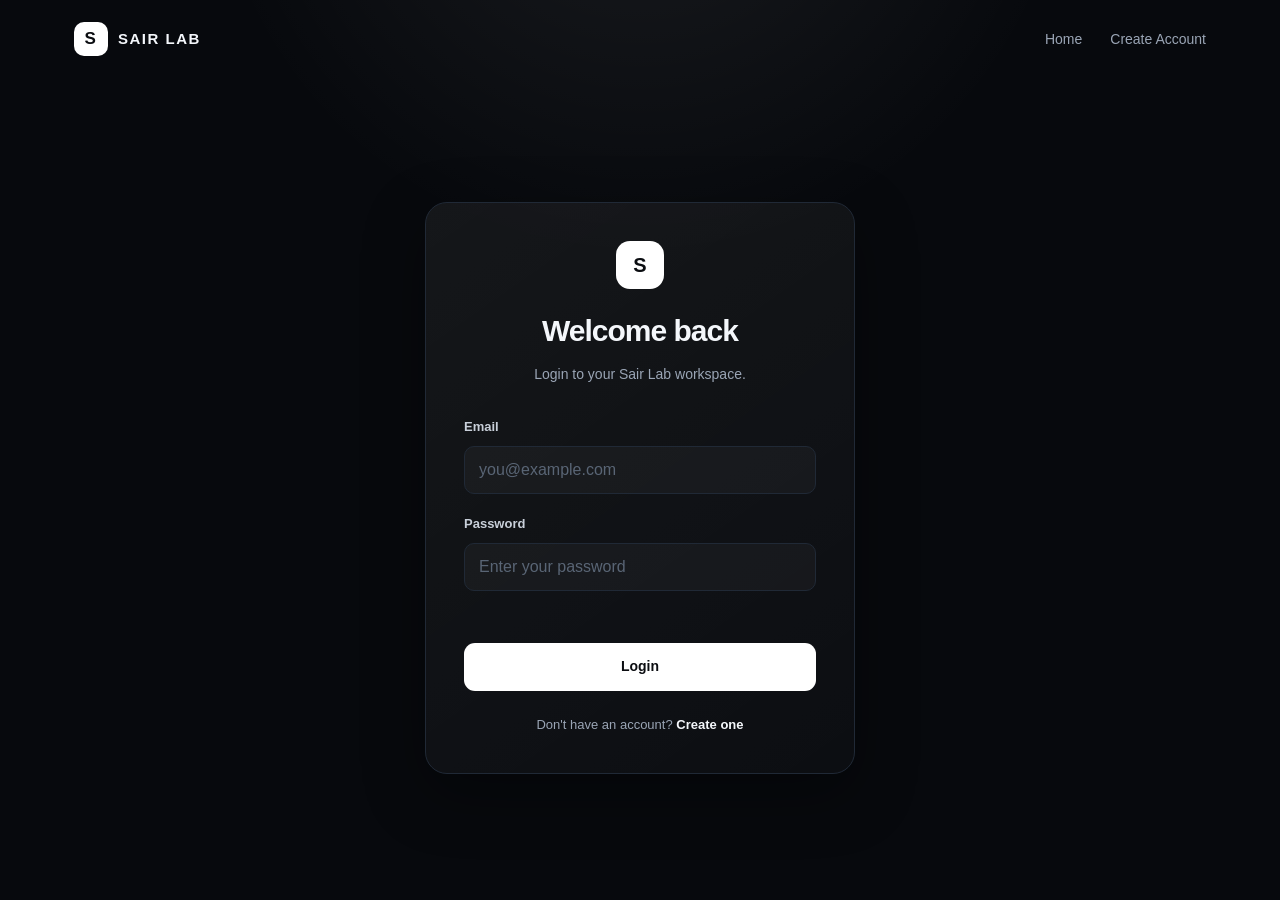
<file: frontend/dashboard.html>
<!DOCTYPE html>
<html lang="en">
<head>
    <meta charset="UTF-8">
    <meta name="viewport" content="width=device-width, initial-scale=1.0">

    <title>Sair Lab | Dashboard</title>

    <link rel="stylesheet" href="css/style.css">
</head>

<body class="dashboard-page">

<nav class="navbar">
    <div class="nav-container">
        <a href="index.html" class="brand">SAIR LAB</a>

        <div class="nav-actions">
            <a href="index.html" class="nav-link">Home</a>
            <button id="logoutButton" class="nav-button">Logout</button>
        </div>
    </div>
</nav>

<main class="dashboard-container">

    <section class="dashboard-header">
        <div>
            <span class="eyebrow">WORKSPACE</span>
            <h1>Data Automation Dashboard</h1>
            <p>
                Upload your Excel or CSV file, choose an operation,
                and let Sair Lab process it automatically.
            </p>
        </div>
    </section>

    <section class="dashboard-grid">

        <!-- USER / USAGE -->
        <div class="dashboard-card usage-card">

            <div class="card-heading">
                <div>
                    <span class="card-label">ACCOUNT</span>
                    <h2 id="userEmail">Loading...</h2>
                </div>

                <span id="planBadge" class="plan-badge">FREE</span>
            </div>

            <div class="usage-info">

                <div class="usage-row">
                    <span>Jobs used</span>
                    <strong id="jobsUsed">0</strong>
                </div>

                <div class="usage-row">
                    <span>Jobs remaining</span>
                    <strong id="jobsRemaining">0</strong>
                </div>

            </div>

        </div>

        <!-- UPLOAD -->
        <div class="dashboard-card upload-card">

            <div class="card-heading">
                <div>
                    <span class="card-label">NEW JOB</span>
                    <h2>Upload your file</h2>
                </div>
            </div>

            <form id="jobForm">

                <label class="upload-box" for="fileInput">

                    <input
                        type="file"
                        id="fileInput"
                        accept=".csv,.xlsx"
                        hidden
                    >

                    <div class="upload-icon">↑</div>

                    <strong id="fileName">
                        Choose Excel or CSV file
                    </strong>

                    <span>
                        .xlsx or .csv · Maximum 25 MB
                    </span>

                </label>

                <div class="form-group">

                    <label for="operation">
                        Automation operation
                    </label>

                    <select id="operation" required>

                        <option value="">
                            Select an operation
                        </option>

                        <option value="clean">
                            Clean Data
                        </option>

                        <option value="format">
                            Format Excel
                        </option>

                        <option value="report">
                            Create Report
                        </option>

                        <option value="csv_to_excel">
                            CSV → Excel
                        </option>

                        <option value="excel_to_csv">
                            Excel → CSV
                        </option>

                        <option value="merge_csv">
                            Merge CSV
                        </option>

                        <option value="merge_excel">
                            Merge Excel
                        </option>

                    </select>

                </div>

                <button
                    type="submit"
                    id="processButton"
                    class="auth-button"
                >
                    Process File
                </button>

                <div
                    id="jobMessage"
                    class="form-message"
                ></div>

            </form>

        </div>

    </section>

    <!-- CURRENT JOB -->
    <section
        id="jobSection"
        class="dashboard-card job-card hidden"
    >

        <div class="card-heading">

            <div>
                <span class="card-label">JOB STATUS</span>
                <h2 id="jobId">Job</h2>
            </div>

            <span
                id="jobStatus"
                class="status-badge"
            >
                QUEUED
            </span>

        </div>

        <div class="job-progress">

            <div class="progress-track">
                <div
                    id="progressBar"
                    class="progress-bar"
                ></div>
            </div>

            <p id="jobStatusText">
                Your file is waiting to be processed...
            </p>

        </div>

        <a
            id="downloadButton"
            class="download-button hidden"
            href="#"
        >
            Download Result
        </a>

    </section>

</main>

<script src="js/api.js"></script>
<script src="js/dashboard.js"></script>

</body>
</html>
</file>
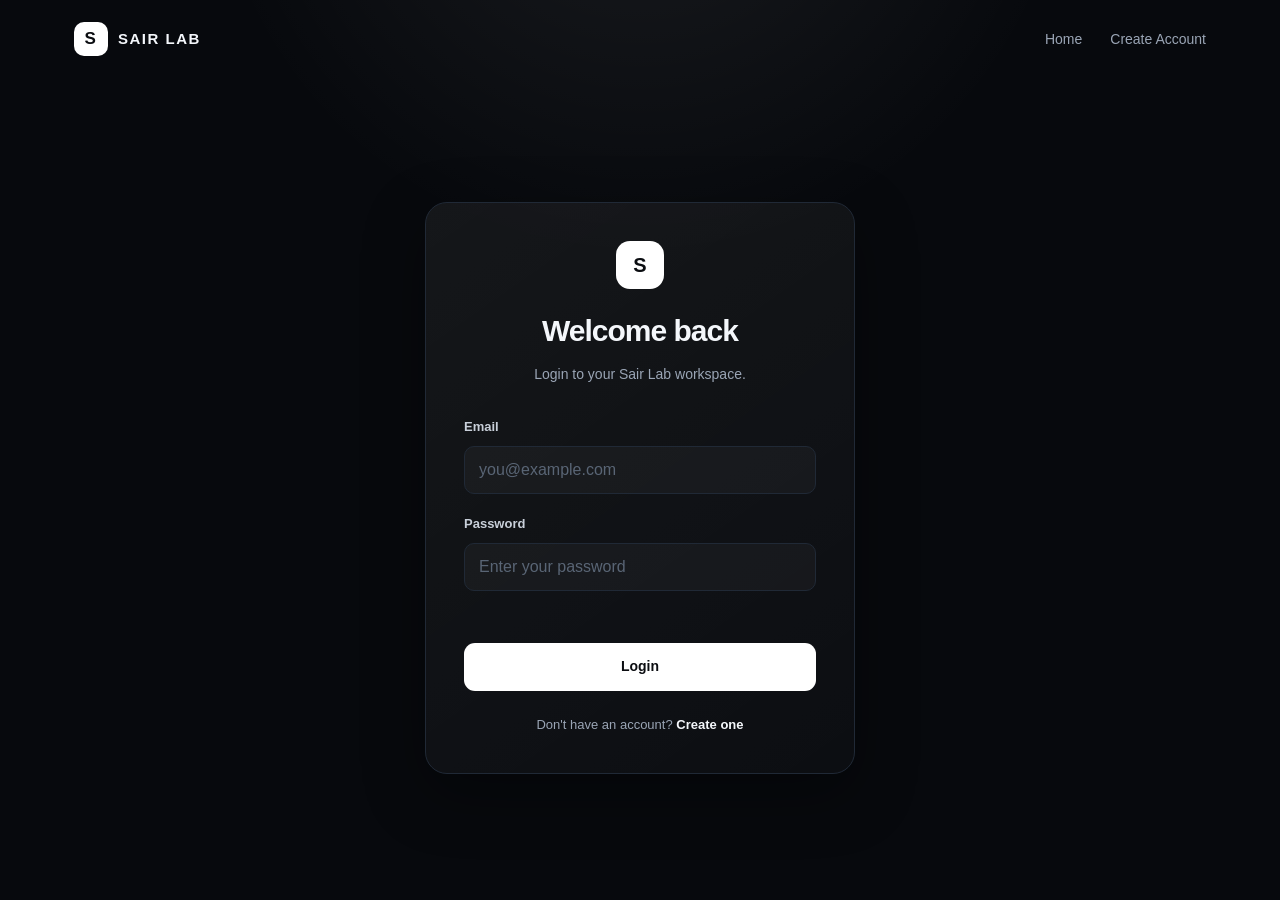
<file: frontend/login.html>
<!DOCTYPE html>
<html lang="en">

<head>

    <meta charset="UTF-8">

    <meta
        name="viewport"
        content="width=device-width, initial-scale=1.0"
    >

    <title>Login | Sair Lab</title>

    <link
        rel="stylesheet"
        href="css/style.css"
    >

</head>


<body>

<header class="navbar">

    <a
        href="index.html"
        class="brand"
    >
        <span class="brand-mark">S</span>
        <span>SAIR LAB</span>
    </a>

    <nav>

        <a href="index.html">
            Home
        </a>

        <a href="register.html">
            Create Account
        </a>

    </nav>

</header>


<main class="auth-page">

    <section class="auth-card">

        <div class="auth-header">

            <div class="auth-icon">
                S
            </div>

            <h1>
                Welcome back
            </h1>

            <p>
                Login to your Sair Lab workspace.
            </p>

        </div>


        <form id="loginForm">

            <div class="form-group">

                <label for="email">
                    Email
                </label>

                <input
                    id="email"
                    type="email"
                    placeholder="you@example.com"
                    autocomplete="email"
                    required
                >

            </div>


            <div class="form-group">

                <label for="password">
                    Password
                </label>

                <input
                    id="password"
                    type="password"
                    placeholder="Enter your password"
                    autocomplete="current-password"
                    required
                >

            </div>


            <div
                id="formMessage"
                class="form-message"
            ></div>


            <button
                type="submit"
                class="primary-button auth-button"
            >
                Login
            </button>

        </form>


        <p class="auth-footer">

            Don't have an account?

            <a href="register.html">
                Create one
            </a>

        </p>

    </section>

</main>


<script src="js/api.js"></script>
<script src="js/auth.js"></script>

</body>

</html>
</file>
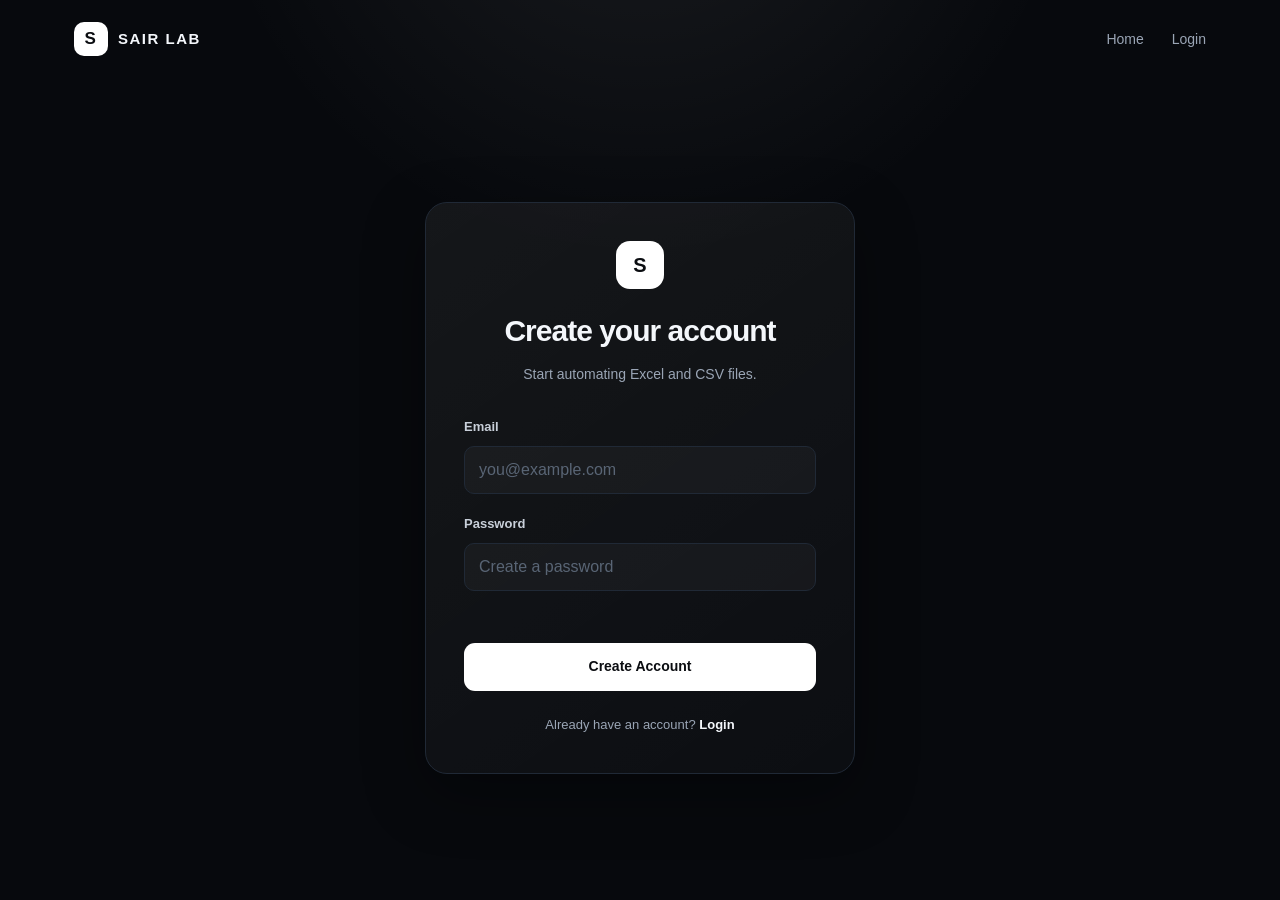
<file: frontend/register.html>
<!DOCTYPE html>
<html lang="en">

<head>

    <meta charset="UTF-8">

    <meta
        name="viewport"
        content="width=device-width, initial-scale=1.0"
    >

    <title>Create Account | Sair Lab</title>

    <link
        rel="stylesheet"
        href="css/style.css"
    >

</head>


<body>

<header class="navbar">

    <a
        href="index.html"
        class="brand"
    >
        <span class="brand-mark">S</span>
        <span>SAIR LAB</span>
    </a>

    <nav>

        <a href="index.html">
            Home
        </a>

        <a href="login.html">
            Login
        </a>

    </nav>

</header>


<main class="auth-page">

    <section class="auth-card">

        <div class="auth-header">

            <div class="auth-icon">
                S
            </div>

            <h1>
                Create your account
            </h1>

            <p>
                Start automating Excel and CSV files.
            </p>

        </div>


        <form id="registerForm">

            <div class="form-group">

                <label for="email">
                    Email
                </label>

                <input
                    id="email"
                    type="email"
                    placeholder="you@example.com"
                    autocomplete="email"
                    required
                >

            </div>


            <div class="form-group">

                <label for="password">
                    Password
                </label>

                <input
                    id="password"
                    type="password"
                    placeholder="Create a password"
                    autocomplete="new-password"
                    minlength="8"
                    required
                >

            </div>


            <div
                id="formMessage"
                class="form-message"
            ></div>


            <button
                type="submit"
                class="primary-button auth-button"
            >
                Create Account
            </button>

        </form>


        <p class="auth-footer">

            Already have an account?

            <a href="login.html">
                Login
            </a>

        </p>

    </section>

</main>


<script src="js/api.js"></script>
<script src="js/auth.js"></script>

</body>

</html>
</file>
<file: frontend/css/style.css>
/* ============================================================
   SAIR LAB
   Global V1 Website Styles
   ============================================================ */

:root {
    --bg: #07090d;
    --bg-soft: #0d1118;
    --card: #10151e;
    --card-hover: #151c27;
    --border: #202936;
    --text: #f4f7fb;
    --muted: #9aa5b5;
    --accent: #ffffff;
    --accent-dark: #0b0d11;
    --success: #65e6a1;
    --shadow: 0 20px 60px rgba(0, 0, 0, 0.35);
    --radius: 18px;
    --max-width: 1180px;
}

* {
    margin: 0;
    padding: 0;
    box-sizing: border-box;
}

html {
    scroll-behavior: smooth;
}

body {
    background:
        radial-gradient(
            circle at 50% -20%,
            rgba(255, 255, 255, 0.08),
            transparent 35%
        ),
        var(--bg);

    color: var(--text);

    font-family:
        Inter,
        -apple-system,
        BlinkMacSystemFont,
        "Segoe UI",
        sans-serif;

    line-height: 1.6;
    min-height: 100vh;
}

a {
    color: inherit;
    text-decoration: none;
}

button,
input,
select,
textarea {
    font: inherit;
}


/* ============================================================
   NAVBAR
   ============================================================ */

.navbar {
    width: 100%;
    max-width: var(--max-width);

    margin: auto;
    padding: 22px 24px;

    display: flex;
    align-items: center;
    justify-content: space-between;
}

.brand {
    display: flex;
    align-items: center;
    gap: 10px;

    font-size: 15px;
    font-weight: 800;
    letter-spacing: 1.5px;
}

.brand-mark {
    width: 34px;
    height: 34px;

    display: grid;
    place-items: center;

    border-radius: 10px;

    background: var(--accent);
    color: var(--accent-dark);

    font-size: 17px;
    font-weight: 900;
}

.navbar nav {
    display: flex;
    align-items: center;
    gap: 28px;
}

.navbar nav a {
    color: var(--muted);
    font-size: 14px;

    transition:
        color 0.2s ease,
        transform 0.2s ease;
}

.navbar nav a:hover {
    color: var(--text);
}

.nav-button {
    padding: 10px 17px;

    border: 1px solid var(--border);
    border-radius: 10px;

    color: var(--text) !important;

    background: rgba(255, 255, 255, 0.04);
}

.nav-button:hover {
    background: rgba(255, 255, 255, 0.09);
}


/* ============================================================
   HERO
   ============================================================ */

.hero {
    width: 100%;
    max-width: var(--max-width);

    margin: auto;

    padding:
        100px 24px
        120px;

    display: grid;
    grid-template-columns: 1.05fr 0.95fr;
    gap: 70px;

    align-items: center;
}

.hero-content {
    max-width: 650px;
}

.badge {
    display: inline-flex;
    align-items: center;

    padding: 7px 13px;

    border: 1px solid var(--border);
    border-radius: 999px;

    background: rgba(255, 255, 255, 0.035);

    color: var(--muted);

    font-size: 12px;
    font-weight: 600;
    letter-spacing: 0.5px;
}

.hero h1 {
    margin-top: 22px;

    font-size: clamp(44px, 6vw, 76px);
    line-height: 1.02;

    letter-spacing: -3px;
}

.hero h1 span {
    color: #aeb8c7;
}

.hero p {
    max-width: 590px;

    margin-top: 25px;

    color: var(--muted);

    font-size: 17px;
    line-height: 1.8;
}

.hero-actions {
    display: flex;
    gap: 13px;

    margin-top: 34px;
}

.primary-button,
.secondary-button {
    display: inline-flex;
    align-items: center;
    justify-content: center;

    min-height: 48px;

    padding: 0 21px;

    border-radius: 11px;

    font-size: 14px;
    font-weight: 700;

    transition:
        transform 0.2s ease,
        background 0.2s ease;
}

.primary-button {
    background: var(--accent);
    color: var(--accent-dark);
}

.primary-button:hover {
    transform: translateY(-2px);
    background: #e6eaf0;
}

.secondary-button {
    border: 1px solid var(--border);
    background: rgba(255, 255, 255, 0.035);
    color: var(--text);
}

.secondary-button:hover {
    transform: translateY(-2px);
    background: rgba(255, 255, 255, 0.08);
}


/* ============================================================
   HERO AUTOMATION CARD
   ============================================================ */

.hero-card {
    min-height: 380px;

    border: 1px solid var(--border);
    border-radius: 22px;

    background:
        linear-gradient(
            145deg,
            rgba(255, 255, 255, 0.06),
            rgba(255, 255, 255, 0.015)
        );

    box-shadow: var(--shadow);

    overflow: hidden;
}

.window-header {
    height: 48px;

    display: flex;
    align-items: center;

    gap: 7px;

    padding: 0 18px;

    border-bottom: 1px solid var(--border);

    background: rgba(0, 0, 0, 0.15);
}

.window-header span {
    width: 8px;
    height: 8px;

    border-radius: 50%;

    background: #657080;
}

.automation-flow {
    padding: 45px 30px;

    display: flex;
    flex-direction: column;
    justify-content: center;

    min-height: 330px;
}

.flow-item {
    display: flex;
    align-items: center;

    gap: 15px;

    padding: 16px;

    border: 1px solid var(--border);
    border-radius: 14px;

    background: rgba(255, 255, 255, 0.035);
}

.flow-icon {
    width: 42px;
    height: 42px;

    display: grid;
    place-items: center;

    border-radius: 11px;

    background: rgba(255, 255, 255, 0.08);

    font-size: 19px;
}

.flow-item strong {
    display: block;

    font-size: 14px;
}

.flow-item small {
    display: block;

    margin-top: 3px;

    color: var(--muted);

    font-size: 12px;
}

.flow-line {
    width: 1px;
    height: 28px;

    margin-left: 37px;

    background: var(--border);
}


/* ============================================================
   SECTIONS
   ============================================================ */

.section {
    width: 100%;
    max-width: var(--max-width);

    margin: auto;

    padding:
        100px 24px;
}

.section-heading {
    max-width: 650px;

    margin-bottom: 48px;
}

.section-label {
    color: #8994a5;

    font-size: 11px;
    font-weight: 800;

    letter-spacing: 2px;
}

.section-heading h2 {
    margin-top: 12px;

    font-size: clamp(32px, 4vw, 48px);
    line-height: 1.1;

    letter-spacing: -1.5px;
}

.section-heading p {
    margin-top: 15px;

    color: var(--muted);
}


/* ============================================================
   TOOLS
   ============================================================ */

.tools-grid {
    display: grid;

    grid-template-columns:
        repeat(4, 1fr);

    gap: 15px;
}

.tool-card {
    min-height: 190px;

    padding: 25px;

    border: 1px solid var(--border);
    border-radius: var(--radius);

    background: var(--card);

    transition:
        transform 0.2s ease,
        background 0.2s ease,
        border-color 0.2s ease;
}

.tool-card:hover {
    transform: translateY(-4px);

    background: var(--card-hover);

    border-color: #303b4b;
}

.tool-icon {
    width: 43px;
    height: 43px;

    display: grid;
    place-items: center;

    margin-bottom: 20px;

    border-radius: 12px;

    background: rgba(255, 255, 255, 0.07);

    font-size: 19px;
}

.tool-card h3 {
    font-size: 16px;
}

.tool-card p {
    margin-top: 8px;

    color: var(--muted);

    font-size: 13px;
    line-height: 1.6;
}

.coming-soon {
    position: relative;
}

.coming-soon > span {
    display: inline-block;

    margin-top: 13px;
    padding: 4px 8px;

    border-radius: 999px;

    background: rgba(101, 230, 161, 0.08);

    color: var(--success);

    font-size: 10px;
    font-weight: 700;
}


/* ============================================================
   PROCESS
   ============================================================ */

.process-section {
    border-top: 1px solid var(--border);
}

.process-grid {
    display: grid;

    grid-template-columns:
        repeat(4, 1fr);

    gap: 15px;
}

.process-card {
    padding: 28px;

    border: 1px solid var(--border);
    border-radius: var(--radius);

    background: rgba(255, 255, 255, 0.02);
}

.process-card > span {
    color: #6f7a8a;

    font-size: 12px;
    font-weight: 800;
}

.process-card h3 {
    margin-top: 30px;

    font-size: 18px;
}

.process-card p {
    margin-top: 8px;

    color: var(--muted);

    font-size: 13px;
}


/* ============================================================
   CTA
   ============================================================ */

.cta-section {
    max-width: 900px;

    margin: 60px auto 100px;

    padding:
        70px 30px;

    text-align: center;

    border: 1px solid var(--border);
    border-radius: 25px;

    background:
        radial-gradient(
            circle at center,
            rgba(255, 255, 255, 0.07),
            transparent 65%
        );
}

.cta-section h2 {
    max-width: 650px;

    margin: auto;

    font-size: clamp(30px, 4vw, 46px);
    line-height: 1.1;

    letter-spacing: -1.5px;
}

.cta-section p {
    margin: 15px 0 28px;

    color: var(--muted);
}


/* ============================================================
   FOOTER
   ============================================================ */

footer {
    padding:
        35px 24px 45px;

    border-top: 1px solid var(--border);

    text-align: center;

    color: var(--muted);

    font-size: 12px;
}

.footer-brand {
    margin-bottom: 5px;

    color: var(--text);

    font-size: 13px;
    font-weight: 800;

    letter-spacing: 1.5px;
}

footer p:last-child {
    margin-top: 12px;

    color: #5e6877;
}


/* ============================================================
   RESPONSIVE
   ============================================================ */

@media (max-width: 950px) {

    .hero {
        grid-template-columns: 1fr;

        padding-top: 70px;
    }

    .hero-card {
        max-width: 650px;
    }

    .tools-grid {
        grid-template-columns:
            repeat(2, 1fr);
    }

    .process-grid {
        grid-template-columns:
            repeat(2, 1fr);
    }
}


@media (max-width: 650px) {

    .navbar {
        padding:
            18px 16px;
    }

    .navbar nav {
        gap: 12px;
    }

    .navbar nav a:not(.nav-button) {
        display: none;
    }

    .hero {
        padding:
            60px 16px
            80px;
    }

    .hero h1 {
        letter-spacing: -2px;
    }

    .hero p {
        font-size: 15px;
    }

    .hero-actions {
        flex-direction: column;
    }

    .primary-button,
    .secondary-button {
        width: 100%;
    }

    .section {
        padding:
            75px 16px;
    }

    .tools-grid,
    .process-grid {
        grid-template-columns: 1fr;
    }

    .cta-section {
        margin:
            30px 16px 70px;

        padding:
            55px 22px;
    }
}
/* ============================================================
   AUTH PAGES
   ============================================================ */

.auth-page {
    min-height: calc(100vh - 80px);

    display: flex;
    align-items: center;
    justify-content: center;

    padding: 60px 20px;
}

.auth-card {
    width: 100%;
    max-width: 430px;

    padding: 38px;

    border: 1px solid var(--border);
    border-radius: 22px;

    background:
        linear-gradient(
            145deg,
            rgba(255, 255, 255, 0.055),
            rgba(255, 255, 255, 0.018)
        );

    box-shadow: var(--shadow);
}

.auth-header {
    text-align: center;

    margin-bottom: 32px;
}

.auth-icon {
    width: 48px;
    height: 48px;

    display: grid;
    place-items: center;

    margin: 0 auto 18px;

    border-radius: 14px;

    background: var(--accent);
    color: var(--accent-dark);

    font-size: 20px;
    font-weight: 900;
}

.auth-header h1 {
    font-size: 30px;

    letter-spacing: -1px;
}

.auth-header p {
    margin-top: 8px;

    color: var(--muted);

    font-size: 14px;
}

.form-group {
    margin-bottom: 20px;
}

.form-group label {
    display: block;

    margin-bottom: 8px;

    color: #c9d0da;

    font-size: 13px;
    font-weight: 600;
}

.form-group input {
    width: 100%;

    height: 48px;

    padding: 0 14px;

    border: 1px solid var(--border);
    border-radius: 10px;

    outline: none;

    background: rgba(255, 255, 255, 0.035);

    color: var(--text);

    transition:
        border-color 0.2s ease,
        background 0.2s ease;
}

.form-group input::placeholder {
    color: #596575;
}

.form-group input:focus {
    border-color: #586575;

    background:
        rgba(255, 255, 255, 0.06);
}

.auth-button {
    width: 100%;

    border: none;

    cursor: pointer;
}

.auth-button:disabled {
    cursor: not-allowed;
}

.form-message {
    min-height: 20px;

    margin-bottom: 12px;

    font-size: 13px;
    text-align: center;
}

.form-message.error {
    color: #ff8d8d;
}

.form-message.success {
    color: var(--success);
}

.auth-footer {
    margin-top: 24px;

    color: var(--muted);

    font-size: 13px;

    text-align: center;
}

.auth-footer a {
    color: var(--text);

    font-weight: 700;
}

.auth-footer a:hover {
    text-decoration: underline;
}


@media (max-width: 650px) {

    .auth-card {
        padding: 28px 20px;
    }

    .auth-header h1 {
        font-size: 26px;
    }
}
/* =========================================================
   DASHBOARD
   ========================================================= */

.dashboard-page {
    min-height: 100vh;
}

.dashboard-container {
    width: min(1180px, calc(100% - 40px));
    margin: 0 auto;
    padding: 80px 0;
}

.dashboard-header {
    margin-bottom: 35px;
}

.dashboard-header h1 {
    margin: 8px 0 12px;
    font-size: clamp(32px, 5vw, 52px);
    line-height: 1.05;
}

.dashboard-header p {
    max-width: 680px;
    color: var(--text-muted);
    line-height: 1.7;
}

.dashboard-grid {
    display: grid;
    grid-template-columns: 0.8fr 1.2fr;
    gap: 24px;
    align-items: start;
}

.dashboard-card {
    background: rgba(255, 255, 255, 0.035);
    border: 1px solid rgba(255, 255, 255, 0.09);
    border-radius: 22px;
    padding: 28px;
    box-shadow: 0 20px 60px rgba(0, 0, 0, 0.18);
}

.card-heading {
    display: flex;
    justify-content: space-between;
    align-items: center;
    gap: 20px;
    margin-bottom: 25px;
}

.card-label {
    display: block;
    font-size: 11px;
    letter-spacing: 0.14em;
    color: var(--text-muted);
    margin-bottom: 7px;
}

.card-heading h2 {
    margin: 0;
    font-size: 22px;
}

.plan-badge,
.status-badge {
    display: inline-flex;
    align-items: center;
    justify-content: center;
    padding: 7px 12px;
    border-radius: 999px;
    background: rgba(255, 255, 255, 0.08);
    font-size: 11px;
    font-weight: 700;
    letter-spacing: 0.08em;
}

.usage-info {
    display: flex;
    flex-direction: column;
    gap: 15px;
}

.usage-row {
    display: flex;
    justify-content: space-between;
    padding: 15px 0;
    border-bottom: 1px solid rgba(255, 255, 255, 0.07);
}

.usage-row:last-child {
    border-bottom: none;
}

.usage-row span {
    color: var(--text-muted);
}

.usage-row strong {
    font-size: 20px;
}

.upload-box {
    min-height: 190px;
    border: 1.5px dashed rgba(255, 255, 255, 0.2);
    border-radius: 18px;
    display: flex;
    flex-direction: column;
    align-items: center;
    justify-content: center;
    text-align: center;
    cursor: pointer;
    transition: 0.2s ease;
    margin-bottom: 25px;
}

.upload-box:hover {
    border-color: rgba(255, 255, 255, 0.5);
    background: rgba(255, 255, 255, 0.025);
}

.upload-box strong {
    margin: 10px 0 5px;
}

.upload-box span {
    color: var(--text-muted);
    font-size: 13px;
}

.upload-icon {
    width: 48px;
    height: 48px;
    border-radius: 14px;
    display: flex;
    align-items: center;
    justify-content: center;
    background: rgba(255, 255, 255, 0.08);
    font-size: 25px;
}

.dashboard-card .form-group {
    margin-bottom: 20px;
}

.dashboard-card select {
    width: 100%;
    padding: 14px 16px;
    border-radius: 12px;
    border: 1px solid rgba(255, 255, 255, 0.12);
    background: #151515;
    color: white;
    outline: none;
}

.dashboard-card select:focus {
    border-color: rgba(255, 255, 255, 0.35);
}

.nav-actions {
    display: flex;
    align-items: center;
    gap: 16px;
}

.nav-button {
    border: 1px solid rgba(255, 255, 255, 0.12);
    background: rgba(255, 255, 255, 0.04);
    color: white;
    padding: 9px 14px;
    border-radius: 10px;
    cursor: pointer;
}

.job-card {
    margin-top: 24px;
}

.hidden {
    display: none !important;
}

.job-progress {
    margin-top: 15px;
}

.progress-track {
    width: 100%;
    height: 8px;
    background: rgba(255, 255, 255, 0.08);
    border-radius: 99px;
    overflow: hidden;
}

.progress-bar {
    width: 15%;
    height: 100%;
    background: white;
    border-radius: inherit;
    transition: width 0.3s ease;
}

.job-progress p {
    color: var(--text-muted);
    margin-top: 14px;
}

.download-button {
    display: inline-flex;
    margin-top: 20px;
    padding: 13px 18px;
    border-radius: 12px;
    background: white;
    color: #111;
    text-decoration: none;
    font-weight: 700;
}

.download-button:hover {
    opacity: 0.9;
}

.form-message.success {
    color: #8ff0b0;
}

.form-message.error {
    color: #ff8585;
}

@media (max-width: 800px) {

    .dashboard-container {
        width: min(100% - 24px, 680px);
        padding: 50px 0;
    }

    .dashboard-grid {
        grid-template-columns: 1fr;
    }

    .nav-actions {
        gap: 8px;
    }

    .nav-link {
        display: none;
    }
}
</file>
